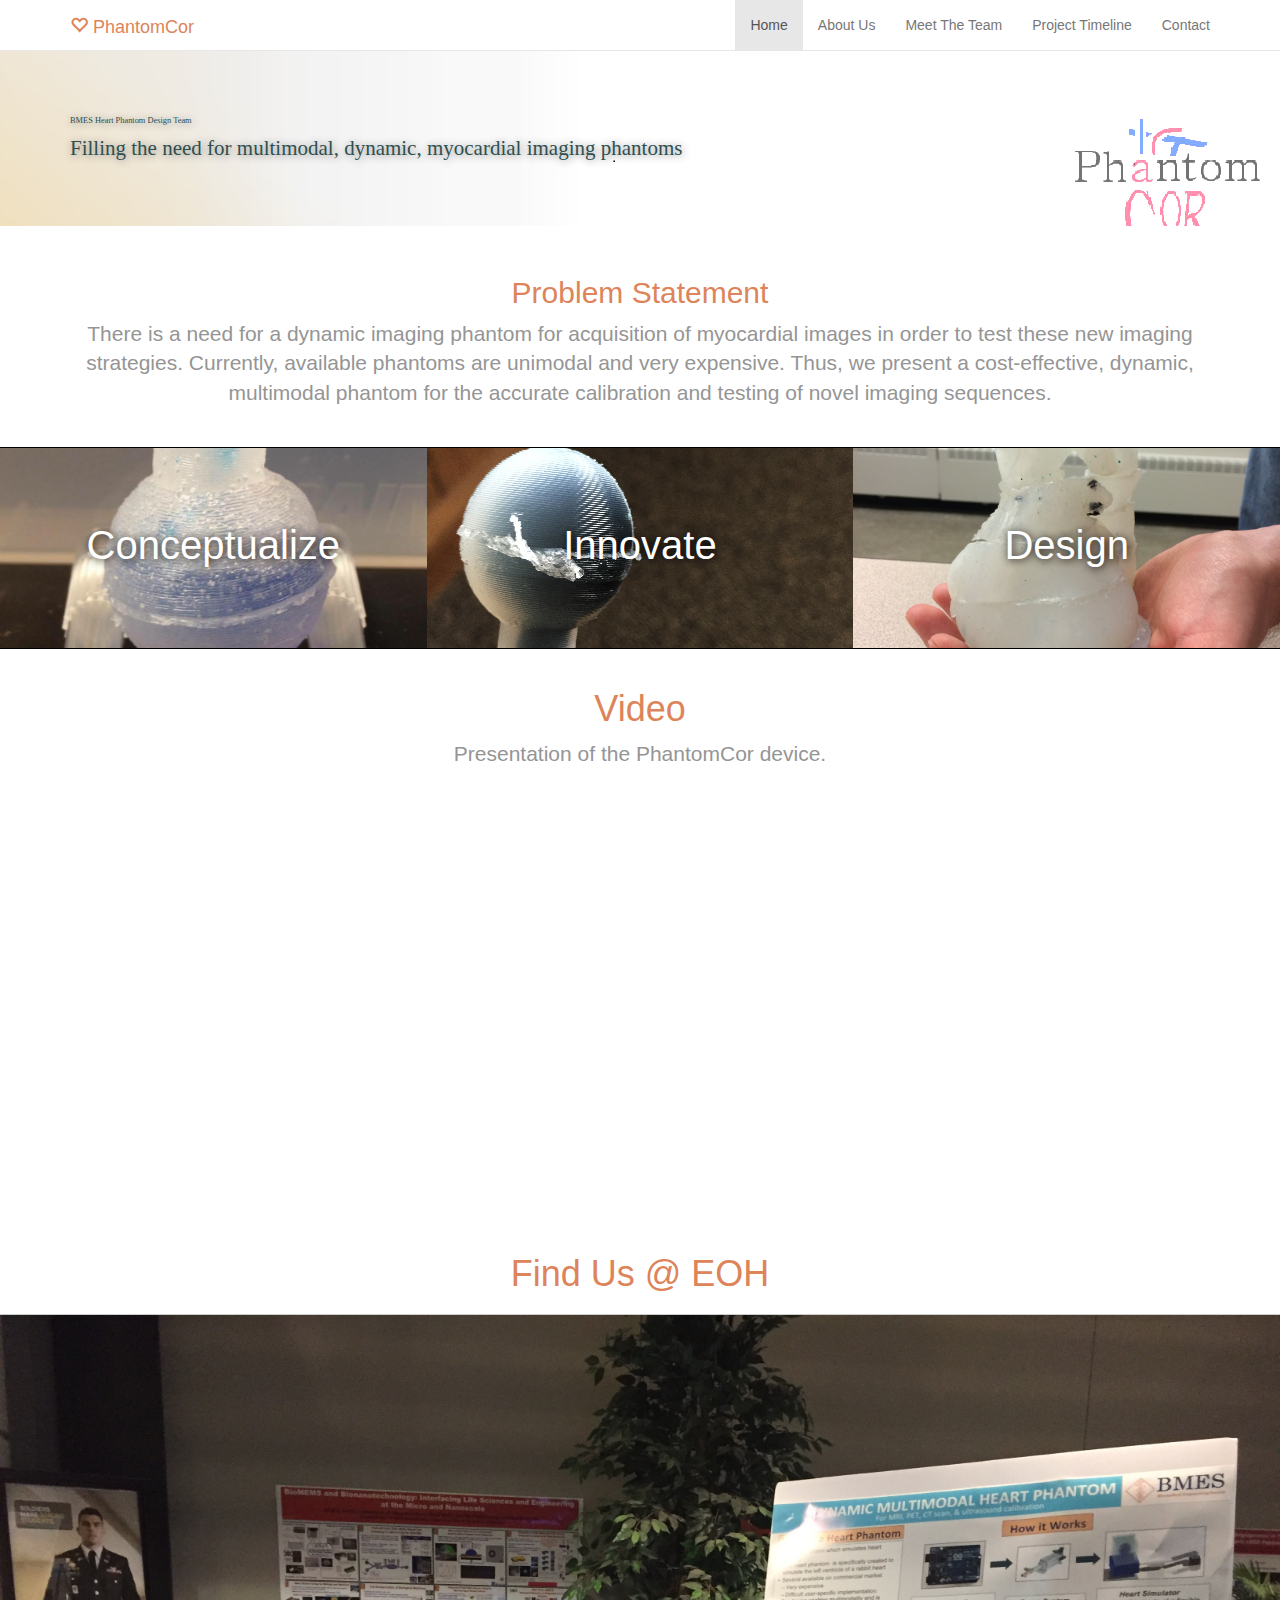
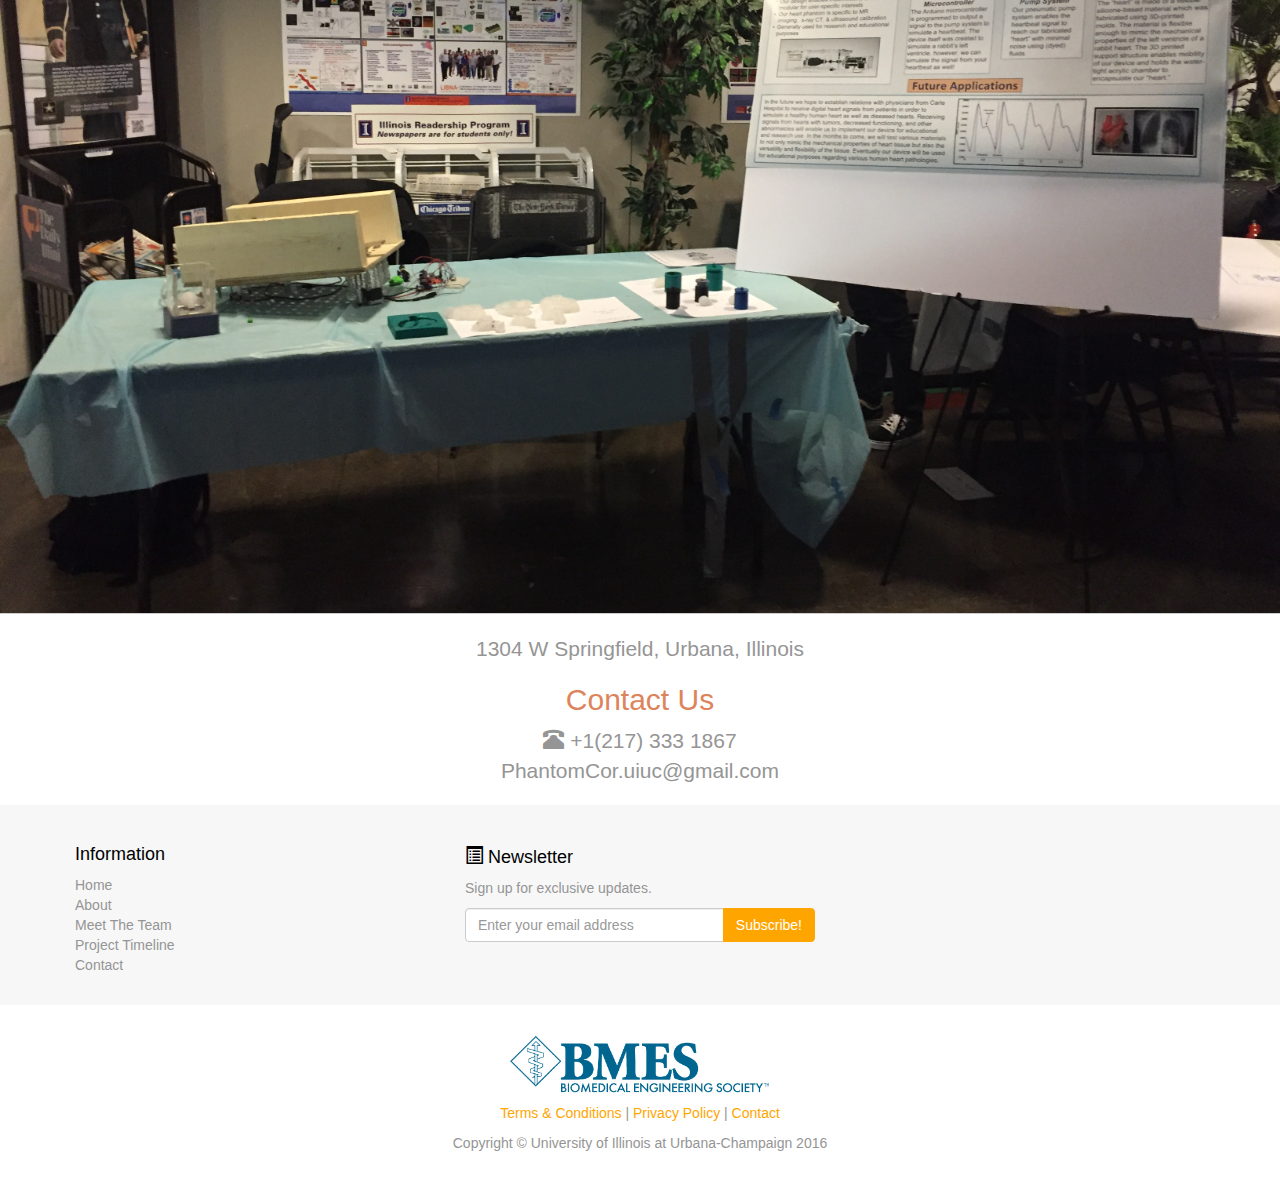
<file: index.html>
<!DOCTYPE html>
<!-- Template by Quackit.com -->
<!-- Images by various sources under the Creative Commons CC0 license and/or the Creative Commons Zero license. 
Although you can use them, for a more unique website, replace these images with your own. -->
<html lang="en">
<head>
    <meta charset="utf-8">
    <meta http-equiv="X-UA-Compatible" content="IE=edge">
    <meta name="viewport" content="width=device-width, initial-scale=1">
    <!-- The above 3 meta tags *must* come first in the head; any other head content must come *after* these tags -->

    <title>PhantomCor</title>

    <!-- Bootstrap Core CSS -->
    <link href="css/bootstrap.min.css" rel="stylesheet">

    <!-- Custom CSS: You can use this stylesheet to override any Bootstrap styles and/or apply your own styles -->
    <link href="css/custom.css" rel="stylesheet">

    <!-- HTML5 Shim and Respond.js IE8 support of HTML5 elements and media queries -->
    <!-- WARNING: Respond.js doesn't work if you view the page via file:// -->
    <!--[if lt IE 9]>
        <script src="https://oss.maxcdn.com/libs/html5shiv/3.7.0/html5shiv.js"></script>
        <script src="https://oss.maxcdn.com/libs/respond.js/1.4.2/respond.min.js"></script>
    <![endif]-->

</head>

<body>

    <!-- Navigation -->
    <nav class="navbar navbar-default navbar-fixed-top" role="navigation">
        <div class="container">
            <!-- Logo and responsive toggle -->
            <div class="navbar-header">
                <button type="button" class="navbar-toggle" data-toggle="collapse" data-target="#navbar">
                    <span class="sr-only">Toggle navigation</span>
                    <span class="icon-bar"></span>
                    <span class="icon-bar"></span>
                    <span class="icon-bar"></span>
                </button>
                <a class="navbar-brand" href="index.html">
                	<span class="glyphicon glyphicon-heart-empty"></span> 
                	PhantomCor
                </a>
            </div>
            <!-- Navbar links -->
            <div class="collapse navbar-collapse" id="navbar">
                <ul class="nav navbar-nav navbar-right">
                    <li class="active">
                        <a href="index.html">Home</a>
                    </li>
                    <li>
                        <a href="about.html">About Us</a>
                    </li>
                    <li>
                    	<a href="team.html">Meet The Team</a>
                    </li>
                    <li>
                        <a href="timeline.html">Project Timeline</a>
                    </li>
                    <li>
                        <a href="#contact" data-toggle="modal">Contact</a>
                    </li>
                </ul>
            </div><!-- /.navbar-collapse -->
        </div><!-- /.container -->
    </nav>

	<!-- Feature -->
	<div class="jumbotron feature">
		<div class="container">
			<h1>BMES Heart Phantom Design Team</h1>
			<p>Filling the need for multimodal, dynamic, myocardial imaging phantoms</p>
		</div>
	</div>


    <!-- Heading -->
    <div class="container">
        <div class="row">
            <div class="col-xs-12">
                <h2 class="text-center">Problem Statement</h2>
                <p class="lead text-center">There is a need for a dynamic imaging phantom for acquisition of myocardial images in order to test these new imaging strategies.  Currently, available phantoms are unimodal and very expensive.  Thus, we present a cost-effective, dynamic, multimodal phantom for the accurate calibration and testing of novel imaging sequences.</p>
            </div>
        </div>
    </div>
<!-- KEEP IN MIND VICISSITUDE IS A GOOD WORD -->
    <!-- Promos -->
	<div class="container-fluid">
        <div class="row promo">
        	<a href="#">
				<div class="col-md-4 promo-item item-1">
					<h3>
						Conceptualize
					</h3>
				</div>
            </a>
            <a href="#">
				<div class="col-md-4 promo-item item-2">
					<h3>
						Innovate
					</h3>
				</div>
            </a>
			
			<a href="#">
				<div class="col-md-4 promo-item item-3">
					<h3>
						Design
					</h3>
				</div>
            </a>
        </div>
    </div><!-- /.container-fluid -->
    
	
	<div class="container text-center">
		<h1>Video</h1>
		<p class="lead">Presentation of the PhantomCor device.</p>
		<iframe src="https://www.youtube.com/embed/jcfFgS1MdwI" width="784" height="441" frameborder="0" allowfullscreen></iframe>
	</div><!--/.container-->
	
		
	<!-- Footer -->
	<footer>
	
		<h1 class="text-center">Find Us @ EOH</h1>
		<!-- Map -->
		<div class="footer-map"></div>	
			
			<div class="container">
				<div class="row">
					<div class="col-sm-12 footer-info-item text-center">
						<p class="lead">
							1304 W Springfield, Urbana, Illinois
						</p>
						<h2>Contact Us</h2>
						<p class="lead"><span class="glyphicon glyphicon-phone-alt"></span> +1(217) 333 1867<br>
						PhantomCor.uiuc@gmail.com</p>
					</div>
				</div>
			</div>

		<!-- Footer Links -->
		<div class="footer-info">
			<div class="container">
				<div class="row">
					<div class="col-sm-4 footer-info-item">
						<h3>Information</h3>
						<ul class="list-unstyled">
							<li><a href="index.html">Home</a></li>
							<li><a href="about.html">About</a></li>
							<li><a href="team.html">Meet The Team</a></li>
							<li><a href="timeline.html">Project Timeline</a></li>
							<li><a href="#contact" data-toggle="modal">Contact</a></li>
						</ul>
					</div>
					<div class="col-sm-4 footer-info-item">
						<h3><span class="glyphicon glyphicon-list-alt"></span> Newsletter</h3>
						<p>Sign up for exclusive updates.</p>
						<div class="input-group">
							<input type="email" class="form-control" placeholder="Enter your email address">
							<span class="input-group-btn">
								<button class="btn btn-primary" type="button">
									Subscribe!
								</button>
							</span>
						</div>
					</div>
				</div><!-- /.row -->
			</div><!-- /.container -->
        </div>
        
        <!-- Copyright etc -->
        <div class="small-print">
        	<div class="row">
        		<a href="http://www.bmes.org/">
			<img src="./images/bmes_logo.jpg" alt="Bmes" style="margin:0px auto;display:block" height="20%" width="20%">
			</a>
		</div>
        	<div class="container">
        		<p><a href="#">Terms &amp; Conditions</a> | <a href="#">Privacy Policy</a> | <a href="#contact" data-toggle="modal">Contact</a></p>
        		<p>Copyright &copy; University of Illinois at Urbana-Champaign 2016 </p>
        	</div>
        </div>
        
	</footer>


<!-- Placed at the end of the document so the pages load faster -->
	<div class="modal fade" id="contact" role="dialog">
    	<div class="modal-dialog">
    		<div class="modal-content">
    			<form class="form-horizontal" role="form" action="https://formspree.io/PhantomCor.uiuc@gmail.com" method="POST">
    				<div class="modal-header">
    					<h4>Contact<h4>
	    			</div>
	    			<div class="modal-body">
    					<div class="form-group">
    						<label for="contact-name" class="col-sm-2 control-label">Name</label>
    						<div class="col-sm-10">
    							<input type="text" class="form-control" id="contact-name" placeholder="First & Last Name" name="name">
    						</div>
    					</div>
    					<div class="form-group">
    						<label for="contact-email" class="col-sm-2 control-label">Email</label>
    						<div class="col-sm-10">
    							<input type="email" class="form-control" id="contact-email" placeholder="example@domain.com" name="contactemail">
    						</div>
    					</div>
    					<div class="form-group">
    						<label for="contact-message" class="col-sm-2 control-label">Message</label>
    						<div class="col-sm-10">
    							<textarea class="form-control" rows="4" name="message"></textarea>
    						</div>
    					</div>
	    			</div>
	    			<div class="modal-footer">
    					<a class="btn btn-default" data-dismiss="modal">Close</a>
    					<button type="submit" class="btn btn-primary" value="Send">Send</button>
    				</div>
    			</form>
    		</div>
    	</div>
    </div>


    <!-- jQuery -->
    <script src="js/jquery-1.11.3.min.js"></script>

    <!-- Bootstrap Core JavaScript -->
    <script src="js/bootstrap.min.js"></script>
	
	<!-- IE10 viewport bug workaround -->
	<script src="js/ie10-viewport-bug-workaround.js"></script>
	
</body>

</html>
</file>
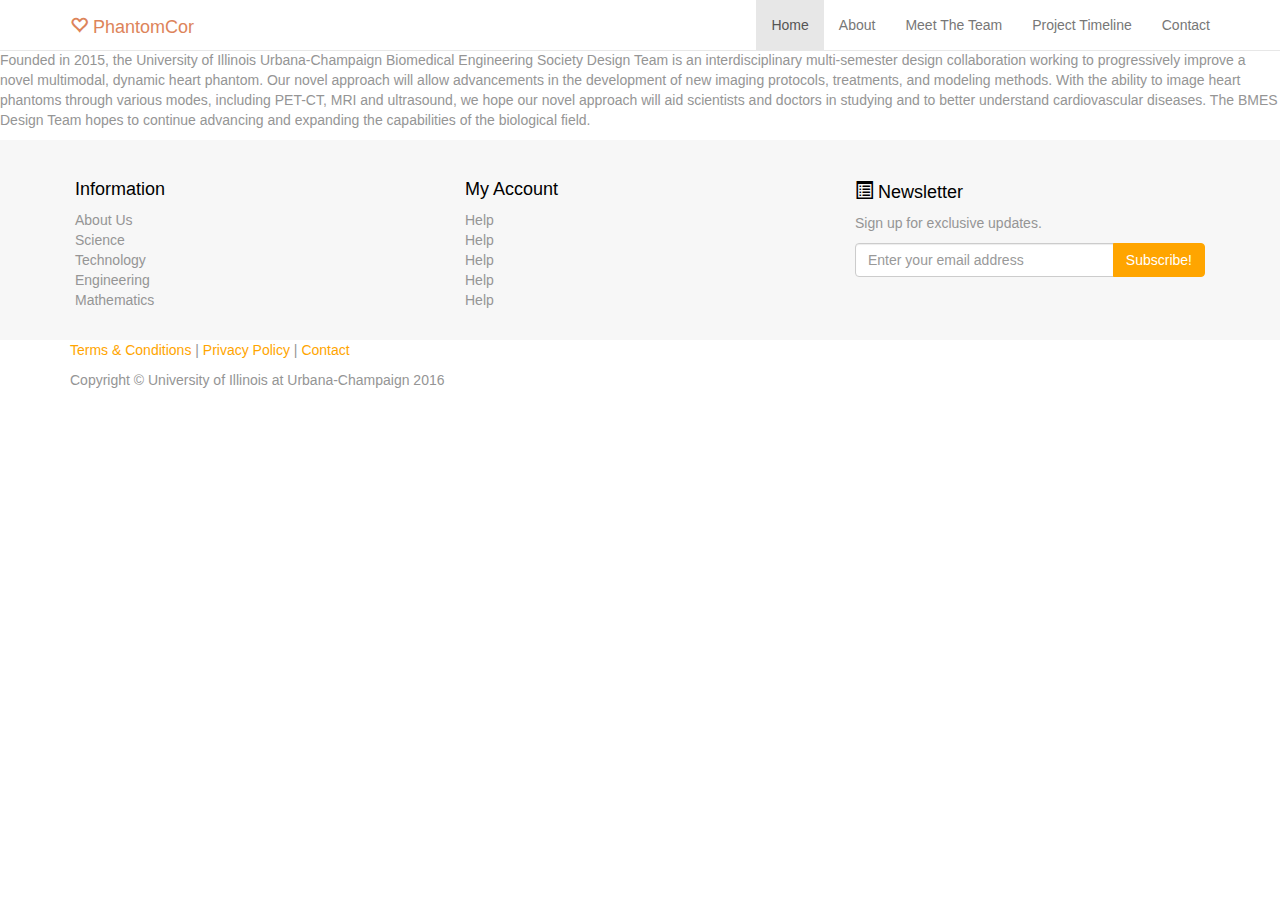
<file: About.html>
<!DOCTYPE html>
<!-- Template by Quackit.com -->
<!-- Images by various sources under the Creative Commons CC0 license and/or the Creative Commons Zero license. 
Although you can use them, for a more unique website, replace these images with your own. -->
<html lang="en">
<head>
    <meta charset="utf-8">
    <meta http-equiv="X-UA-Compatible" content="IE=edge">
    <meta name="viewport" content="width=device-width, initial-scale=1">
    <!-- The above 3 meta tags *must* come first in the head; any other head content must come *after* these tags -->

    <title>PhantomCor</title>

    <!-- Bootstrap Core CSS -->
    <link href="css/bootstrap.min.css" rel="stylesheet">

    <!-- Custom CSS: You can use this stylesheet to override any Bootstrap styles and/or apply your own styles -->
    <link href="css/custom.css" rel="stylesheet">

    <!-- HTML5 Shim and Respond.js IE8 support of HTML5 elements and media queries -->
    <!-- WARNING: Respond.js doesn't work if you view the page via file:// -->
    <!--[if lt IE 9]>
        <script src="https://oss.maxcdn.com/libs/html5shiv/3.7.0/html5shiv.js"></script>
        <script src="https://oss.maxcdn.com/libs/respond.js/1.4.2/respond.min.js"></script>
    <![endif]-->

</head>

<body>

    <!-- Navigation -->
    <nav class="navbar navbar-default navbar-fixed-top" role="navigation">
        <div class="container">
            <!-- Logo and responsive toggle -->
            <div class="navbar-header">
                <button type="button" class="navbar-toggle" data-toggle="collapse" data-target="#navbar">
                    <span class="sr-only">Toggle navigation</span>
                    <span class="icon-bar"></span>
                    <span class="icon-bar"></span>
                    <span class="icon-bar"></span>
                </button>
                <a class="navbar-brand" href="index.html">
                	<span class="glyphicon glyphicon-heart-empty"></span> 
                	PhantomCor
                </a>
            </div>
            <!-- Navbar links -->
            <div class="collapse navbar-collapse" id="navbar">
                <ul class="nav navbar-nav navbar-right">
                    <li class="active">
                        <a href="index.html">Home</a>
                    </li>
                    <li>
                        <a href="#">About</a>
                    </li>
                    <li>
                    	<a href="team.html">Meet The Team</a>
                    </li>
                    <li>
                        <a href="#">Project Timeline</a>
                    </li>
                    <li>
                        <a href="#contact" data-toggle="modal">Contact</a>
                    </li>
                </ul>
            </div><!-- /.navbar-collapse -->
        </div><!-- /.container -->
    </nav>

<p> Founded in 2015, the University of Illinois Urbana-Champaign Biomedical Engineering Society Design Team is an interdisciplinary 
    multi-semester design collaboration working to progressively improve a novel multimodal, dynamic heart phantom. Our novel approach 
    will allow advancements in the development of new imaging protocols, treatments, and modeling methods. With the ability to image 
    heart phantoms through various modes, including PET-CT, MRI and ultrasound, we hope our novel approach will aid scientists and 
    doctors in studying and to better understand cardiovascular diseases. The BMES Design Team hopes to continue advancing and 
    expanding the capabilities of the biological field. 
</p>


<!-- Footer Links -->
		<div class="footer-info">
			<div class="container">
				<div class="row">
					<div class="col-sm-4 footer-info-item">
						<h3>Information</h3>
						<ul class="list-unstyled">
							<li><a href="#">About Us</a></li>
							<li><a href="#">Science</a></li>
							<li><a href="#">Technology</a></li>
							<li><a href="#">Engineering</a></li>
							<li><a href="#">Mathematics</a></li>
						</ul>
					</div>
					<div class="col-sm-4 footer-info-item">
						<h3>My Account</h3>
						<ul class="list-unstyled">
							<li><a href="#">Help</a></li>
							<li><a href="#">Help</a></li>
							<li><a href="#">Help</a></li>
							<li><a href="#">Help</a></li>
							<li><a href="#">Help</a></li>
						</ul>	
					</div>
					<div class="col-sm-4 footer-info-item">
						<h3><span class="glyphicon glyphicon-list-alt"></span> Newsletter</h3>
						<p>Sign up for exclusive updates.</p>
						<div class="input-group">
							<input type="email" class="form-control" placeholder="Enter your email address">
							<span class="input-group-btn">
								<button class="btn btn-primary" type="button">
									Subscribe!
								</button>
							</span>
						</div>
					</div>
				</div><!-- /.row -->
			</div><!-- /.container -->
        </div>
        
        <!-- Copyright etc -->
        <div class="small-print">
        	<div class="container">
        		<p><a href="#">Terms &amp; Conditions</a> | <a href="#">Privacy Policy</a> | <a href="#contact">Contact</a></p>
        		<p>Copyright &copy; University of Illinois at Urbana-Champaign 2016 </p>
        	</div>
        </div>
        
	</footer>


<!-- Placed at the end of the document so the pages load faster -->
	<div class="modal fade" id="contact" role="dialog">
    	<div class="modal-dialog">
    		<div class="modal-content">
    			<form class="form-horizontal" role="form" action="https://formspree.io/PhantomCor.uiuc@gmail.com" method="POST">
    				<div class="modal-header">
    					<h4>Contact<h4>
	    			</div>
	    			<div class="modal-body">
    					<div class="form-group">
    						<label for="contact-name" class="col-sm-2 control-label">Name</label>
    						<div class="col-sm-10">
    							<input type="text" class="form-control" id="contact-name" placeholder="First & Last Name" name="name">
    						</div>
    					</div>
    					<div class="form-group">
    						<label for="contact-email" class="col-sm-2 control-label">Email</label>
    						<div class="col-sm-10">
    							<input type="email" class="form-control" id="contact-email" placeholder="example@domain.com" name="contactemail">
    						</div>
    					</div>
    					<div class="form-group">
    						<label for="contact-message" class="col-sm-2 control-label">Message</label>
    						<div class="col-sm-10">
    							<textarea class="form-control" rows="4" name="message"></textarea>
    						</div>
    					</div>
	    			</div>
	    			<div class="modal-footer">
    					<a class="btn btn-default" data-dismiss="modal">Close</a>
    					<button type="submit" class="btn btn-primary" value="Send">Send</button>
    				</div>
    			</form>
    		</div>
    	</div>
    </div>


    <!-- jQuery -->
    <script src="js/jquery-1.11.3.min.js"></script>

    <!-- Bootstrap Core JavaScript -->
    <script src="js/bootstrap.min.js"></script>
	
	<!-- IE10 viewport bug workaround -->
	<script src="js/ie10-viewport-bug-workaround.js"></script>
	
</body>

</html>
</file>
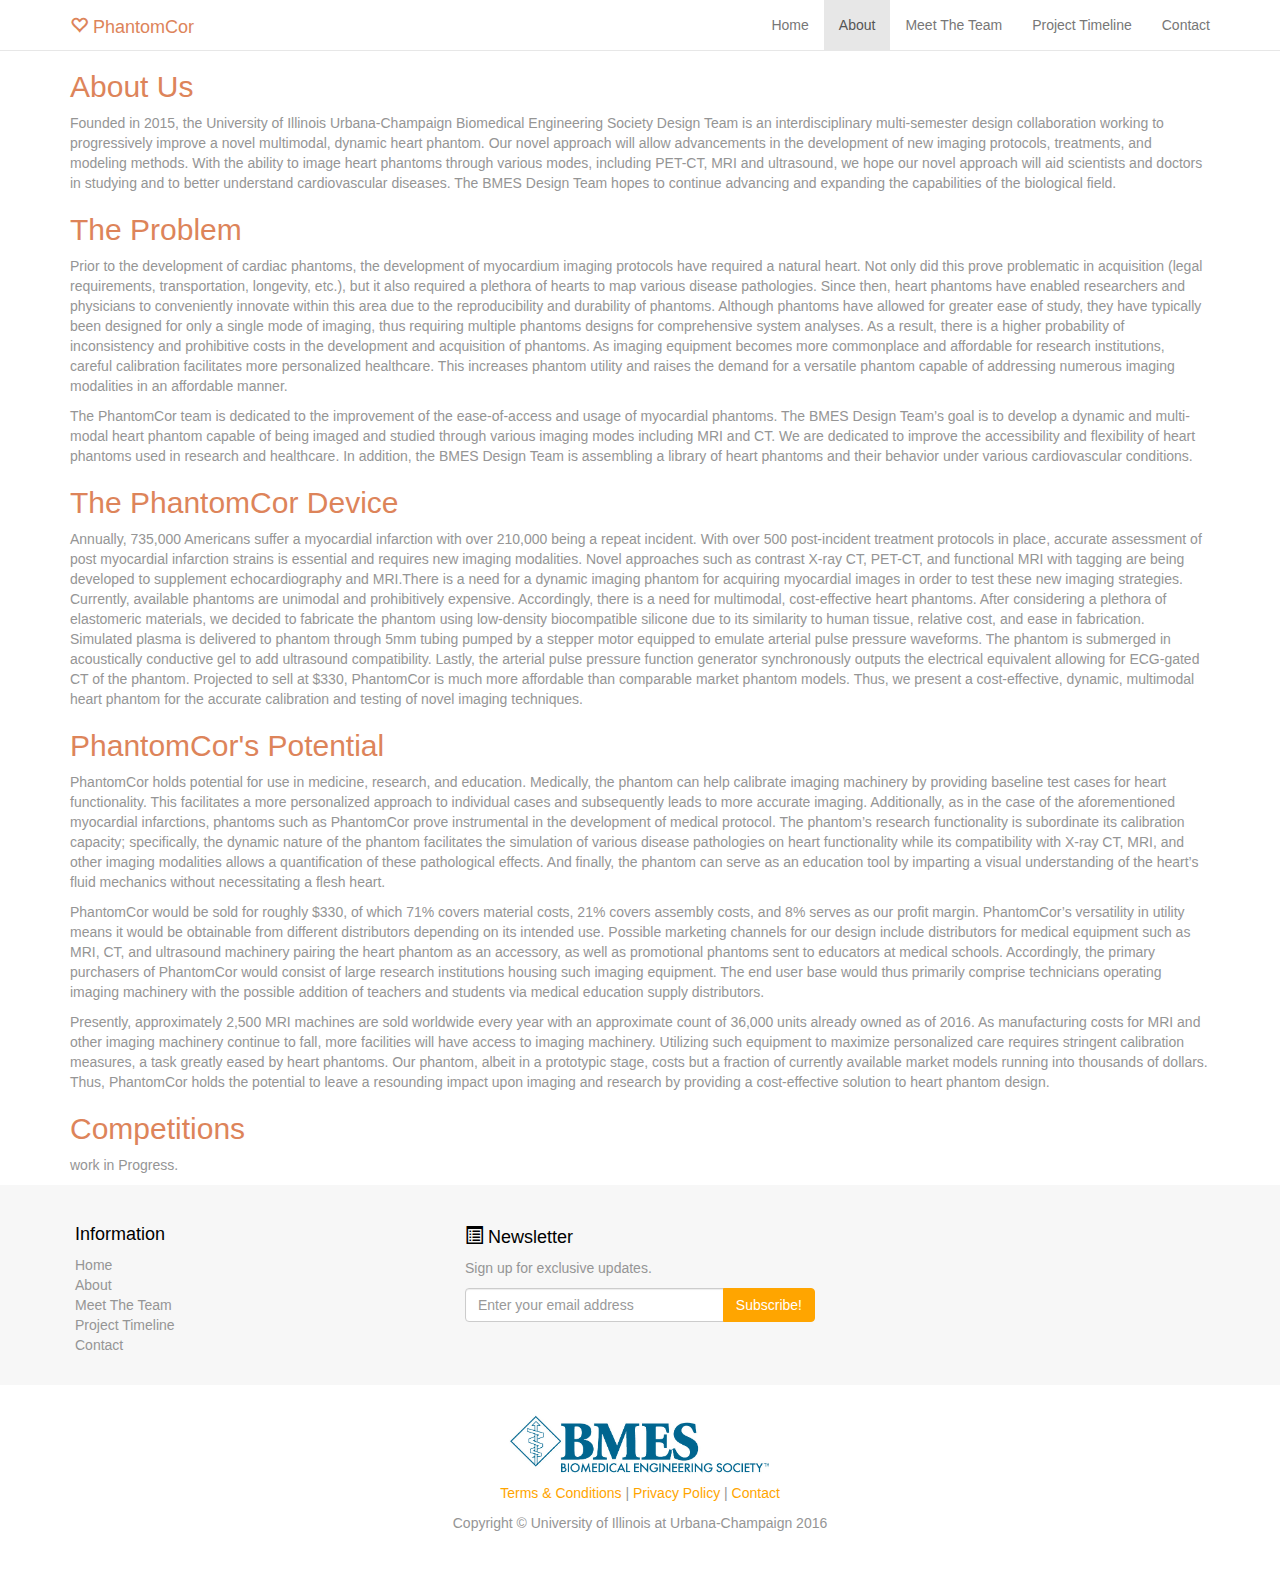
<file: about.html>
<!DOCTYPE html>
<!-- Template by Quackit.com -->
<!-- Images by various sources under the Creative Commons CC0 license and/or the Creative Commons Zero license. 
Although you can use them, for a more unique website, replace these images with your own. -->
<html lang="en">
<head>
    <meta charset="utf-8">
    <meta http-equiv="X-UA-Compatible" content="IE=edge">
    <meta name="viewport" content="width=device-width, initial-scale=1">
    <!-- The above 3 meta tags *must* come first in the head; any other head content must come *after* these tags -->

    <title>PhantomCor</title>

    <!-- Bootstrap Core CSS -->
    <link href="css/bootstrap.min.css" rel="stylesheet">

    <!-- Custom CSS: You can use this stylesheet to override any Bootstrap styles and/or apply your own styles -->
    <link href="css/custom.css" rel="stylesheet">

    <!-- HTML5 Shim and Respond.js IE8 support of HTML5 elements and media queries -->
    <!-- WARNING: Respond.js doesn't work if you view the page via file:// -->
    <!--[if lt IE 9]>
        <script src="https://oss.maxcdn.com/libs/html5shiv/3.7.0/html5shiv.js"></script>
        <script src="https://oss.maxcdn.com/libs/respond.js/1.4.2/respond.min.js"></script>
    <![endif]-->

</head>

<body>

    <!-- Navigation -->
    <nav class="navbar navbar-default navbar-fixed-top" role="navigation">
        <div class="container">
            <!-- Logo and responsive toggle -->
            <div class="navbar-header">
                <button type="button" class="navbar-toggle" data-toggle="collapse" data-target="#navbar">
                    <span class="sr-only">Toggle navigation</span>
                    <span class="icon-bar"></span>
                    <span class="icon-bar"></span>
                    <span class="icon-bar"></span>
                </button>
                <a class="navbar-brand" href="index.html">
                	<span class="glyphicon glyphicon-heart-empty"></span> 
                	PhantomCor
                </a>
            </div>
            <!-- Navbar links -->
            <div class="collapse navbar-collapse" id="navbar">
                <ul class="nav navbar-nav navbar-right">
                    <li>
                        <a href="index.html">Home</a>
                    </li>
                    <li class="active">
                        <a href="about.html">About</a>
                    </li>
                    <li>
                    	<a href="team.html">Meet The Team</a>
                    </li>
                    <li>
                        <a href="timeline.html">Project Timeline</a>
                    </li>
                    <li>
                        <a href="#contact" data-toggle="modal">Contact</a>
                    </li>
                </ul>
            </div><!-- /.navbar-collapse -->
        </div><!-- /.container -->
    </nav>
   <section id="aboutus">
    <div class="container">
      <div class="row">
        <div class="col-md-12">
          <div class="title-area">
            <h2 class="title">About Us</h2>


            	
            	
	         <p>
	         	Founded in 2015, the University of Illinois Urbana-Champaign Biomedical Engineering Society Design Team is an 
	            interdisciplinary multi-semester design collaboration working to progressively improve a novel multimodal, dynamic 
	            heart phantom. Our novel approach will allow advancements in the development of new imaging protocols, treatments, 
	            and modeling methods. With the ability to image heart phantoms through various modes, including PET-CT, MRI and 
	            ultrasound, we hope our novel approach will aid scientists and doctors in studying and to better understand 
	            cardiovascular diseases. The BMES Design Team hopes to continue advancing and expanding the capabilities of the 
	            biological field. </p>
	    

          </div>
          <div class="title-area">
          	<h2 class="title">The Problem</h2>
          	<p> Prior to the development of cardiac phantoms, the development of myocardium imaging protocols have required a 
          	natural heart. Not only did this prove problematic in acquisition (legal requirements, transportation, longevity, etc.),
          	but it also required a plethora of hearts to map various disease pathologies. Since then, heart phantoms have enabled 
          	researchers and physicians to conveniently innovate within this area due to the reproducibility and durability of phantoms. 
          	Although phantoms have allowed for greater ease of study, they have typically been designed for only a single mode of 
          	imaging, thus requiring multiple phantoms designs for comprehensive system analyses. As a result, there is a higher 
          	probability of inconsistency and prohibitive costs in the development and acquisition of phantoms. As imaging 
          	equipment becomes more commonplace and affordable for research institutions, careful calibration facilitates more
          	personalized healthcare. This increases phantom utility and raises the demand for a versatile phantom capable of 
          	addressing numerous imaging modalities in an affordable manner. </p>
			<p>The PhantomCor team is dedicated to the improvement of the ease-of-access and usage of myocardial phantoms.
		The BMES Design Team’s goal is to develop a dynamic and multi-modal heart phantom capable of being imaged and studied
		through various imaging modes including MRI and CT. We are dedicated to improve the accessibility and flexibility of 
		heart phantoms used in research and healthcare. In addition, the BMES Design Team is assembling a library of heart 
		phantoms and their behavior under various cardiovascular conditions. </p>
          </div>
          <div class="title area">
          	<h2 class="title">The PhantomCor Device</h2>
          	<p>Annually, 735,000 Americans suffer a myocardial infarction with over 210,000 being a repeat incident.
          	With over 500 post-incident treatment protocols in place, accurate assessment of post myocardial infarction 
          	strains is essential and requires new imaging modalities. Novel approaches such as contrast X-ray CT, PET-CT,
          	and functional MRI with tagging are being developed to supplement echocardiography and MRI.There is a need for a 
          	dynamic imaging phantom for acquiring myocardial images in order to test these new imaging strategies. Currently,
          	available phantoms are unimodal and prohibitively expensive. Accordingly, there is a need for multimodal, 
          	cost-effective heart phantoms. After considering a plethora of elastomeric materials, we decided to fabricate 
          	the phantom using low-density biocompatible silicone due to its similarity to human tissue, relative cost, and 
          	ease in fabrication. Simulated plasma is delivered to phantom through 5mm tubing pumped by a stepper motor 
          	equipped to emulate arterial pulse pressure waveforms. The phantom is submerged in acoustically conductive 
          	gel to add ultrasound compatibility. Lastly, the arterial pulse pressure function generator synchronously 
          	outputs the electrical equivalent allowing for ECG-gated CT of the phantom. Projected to sell at $330, 
          	PhantomCor is much more affordable than comparable market phantom models. Thus, we present a cost-effective,
          	dynamic, multimodal heart phantom for the accurate calibration and testing of novel imaging techniques.</p>
          </div>
          <div class="title area">
          	<h2 class="title">PhantomCor's Potential</h2>
          	<p>PhantomCor holds potential for use in medicine, research, and education. Medically, the phantom can
          	help calibrate imaging machinery by providing baseline test cases for heart functionality. This facilitates 
          	a more personalized approach to individual cases and subsequently leads to more accurate imaging. 
          	Additionally, as in the case of the aforementioned myocardial infarctions, phantoms such as PhantomCor
          	prove instrumental in the development of medical protocol. The phantom’s research functionality is 
          	subordinate its calibration capacity; specifically, the dynamic nature of the phantom facilitates the 
          	simulation of various disease pathologies on heart functionality while its compatibility with X-ray CT,
          	MRI, and other imaging modalities allows a quantification of these pathological effects.  And finally,
          	the phantom can serve as an education tool by imparting a visual understanding of the heart’s fluid mechanics 
          	without necessitating a flesh heart. </p>
          	<p>PhantomCor would be sold for roughly $330, of which 71% covers material costs, 21% covers assembly costs,
          	and 8% serves as our profit margin. PhantomCor’s versatility in utility means it would be obtainable from 
          	different distributors depending on its intended use. Possible marketing channels for our design include 
          	distributors for medical equipment such as MRI, CT, and ultrasound machinery pairing the heart phantom as
          	an accessory, as well as promotional phantoms sent to educators at medical schools. Accordingly, the primary 
          	purchasers of PhantomCor would consist of large research institutions housing such imaging equipment. 
          	The end user base would thus primarily comprise technicians operating imaging machinery with the possible 
          	addition of teachers and students via medical education supply distributors.</p>
		<p>Presently, approximately 2,500 MRI machines are sold worldwide every year with an approximate count
		of 36,000 units already owned as of 2016.  As manufacturing costs for MRI and other imaging machinery continue 
		to fall, more facilities will have access to imaging machinery. Utilizing such equipment to maximize personalized
		care requires stringent calibration measures, a task greatly eased by heart phantoms. Our phantom, albeit in a
		prototypic stage, costs but a fraction of currently available market models running into thousands of dollars.
		Thus, PhantomCor holds the potential to leave a resounding impact upon imaging and research by providing a 
		cost-effective solution to heart phantom design.</p>
          </div>
          <div class="title area">
          	<h2 class="title">Competitions</h2>
          	<p>
          		work in Progress. <!--Add Competition information here. -->
          	</p>
          </div>
        </div>
        </div>
      </div>
  </section>

<!-- Footer Links -->
	<footer>
		<div class="footer-info">
			<div class="container">
				<div class="row">
					<div class="col-sm-4 footer-info-item">
						<h3>Information</h3>
						<ul class="list-unstyled">
							<li><a href="index.html">Home</a></li>
							<li><a href="about.html">About</a></li>
							<li><a href="team.html">Meet The Team</a></li>
							<li><a href="timeline.html">Project Timeline</a></li>
							<li><a href="#contact" data-toggle="modal">Contact</a></li>
						</ul>
					</div>
					<div class="col-sm-4 footer-info-item">
						<h3><span class="glyphicon glyphicon-list-alt"></span> Newsletter</h3>
						<p>Sign up for exclusive updates.</p>
						<div class="input-group">
							<input type="email" class="form-control" placeholder="Enter your email address">
							<span class="input-group-btn">
								<button class="btn btn-primary" type="button">
									Subscribe!
								</button>
							</span>
						</div>
					</div>
				</div><!-- /.row -->
			</div><!-- /.container -->
        </div>

        
        <!-- Copyright etc -->
        <div class="small-print">
        	<div class="row">
        		<a href="http://www.bmes.org/">
			<img src="./images/bmes_logo.jpg" alt="Bmes" style="margin:0px auto;display:block" height="20%" width="20%">
			</a>
		</div>
        	<div class="container">
        		<p><a href="#">Terms &amp; Conditions</a> | <a href="#">Privacy Policy</a> | <a href="#contact" data-toggle="modal">Contact</a></p>
        		<p>Copyright &copy; University of Illinois at Urbana-Champaign 2016 </p>
        	</div>
        </div>
        
	</footer>


<!-- Placed at the end of the document so the pages load faster -->
	<div class="modal fade" id="contact" role="dialog">
    	<div class="modal-dialog">
    		<div class="modal-content">
    			<form class="form-horizontal" role="form" action="https://formspree.io/PhantomCor.uiuc@gmail.com" method="POST">
    				<div class="modal-header">
    					<h4>Contact<h4>
	    			</div>
	    			<div class="modal-body">
    					<div class="form-group">
    						<label for="contact-name" class="col-sm-2 control-label">Name</label>
    						<div class="col-sm-10">
    							<input type="text" class="form-control" id="contact-name" placeholder="First & Last Name" name="name">
    						</div>
    					</div>
    					<div class="form-group">
    						<label for="contact-email" class="col-sm-2 control-label">Email</label>
    						<div class="col-sm-10">
    							<input type="email" class="form-control" id="contact-email" placeholder="example@domain.com" name="contactemail">
    						</div>
    					</div>
    					<div class="form-group">
    						<label for="contact-message" class="col-sm-2 control-label">Message</label>
    						<div class="col-sm-10">
    							<textarea class="form-control" rows="4" name="message"></textarea>
    						</div>
    					</div>
	    			</div>
	    			<div class="modal-footer">
    					<a class="btn btn-default" data-dismiss="modal">Close</a>
    					<button type="submit" class="btn btn-primary" value="Send">Send</button>
    				</div>
    			</form>
    		</div>
    	</div>
    </div>


    <!-- jQuery -->
    <script src="js/jquery-1.11.3.min.js"></script>

    <!-- Bootstrap Core JavaScript -->
    <script src="js/bootstrap.min.js"></script>
	
	<!-- IE10 viewport bug workaround -->
	<script src="js/ie10-viewport-bug-workaround.js"></script>
	
</body>

</html>
</file>
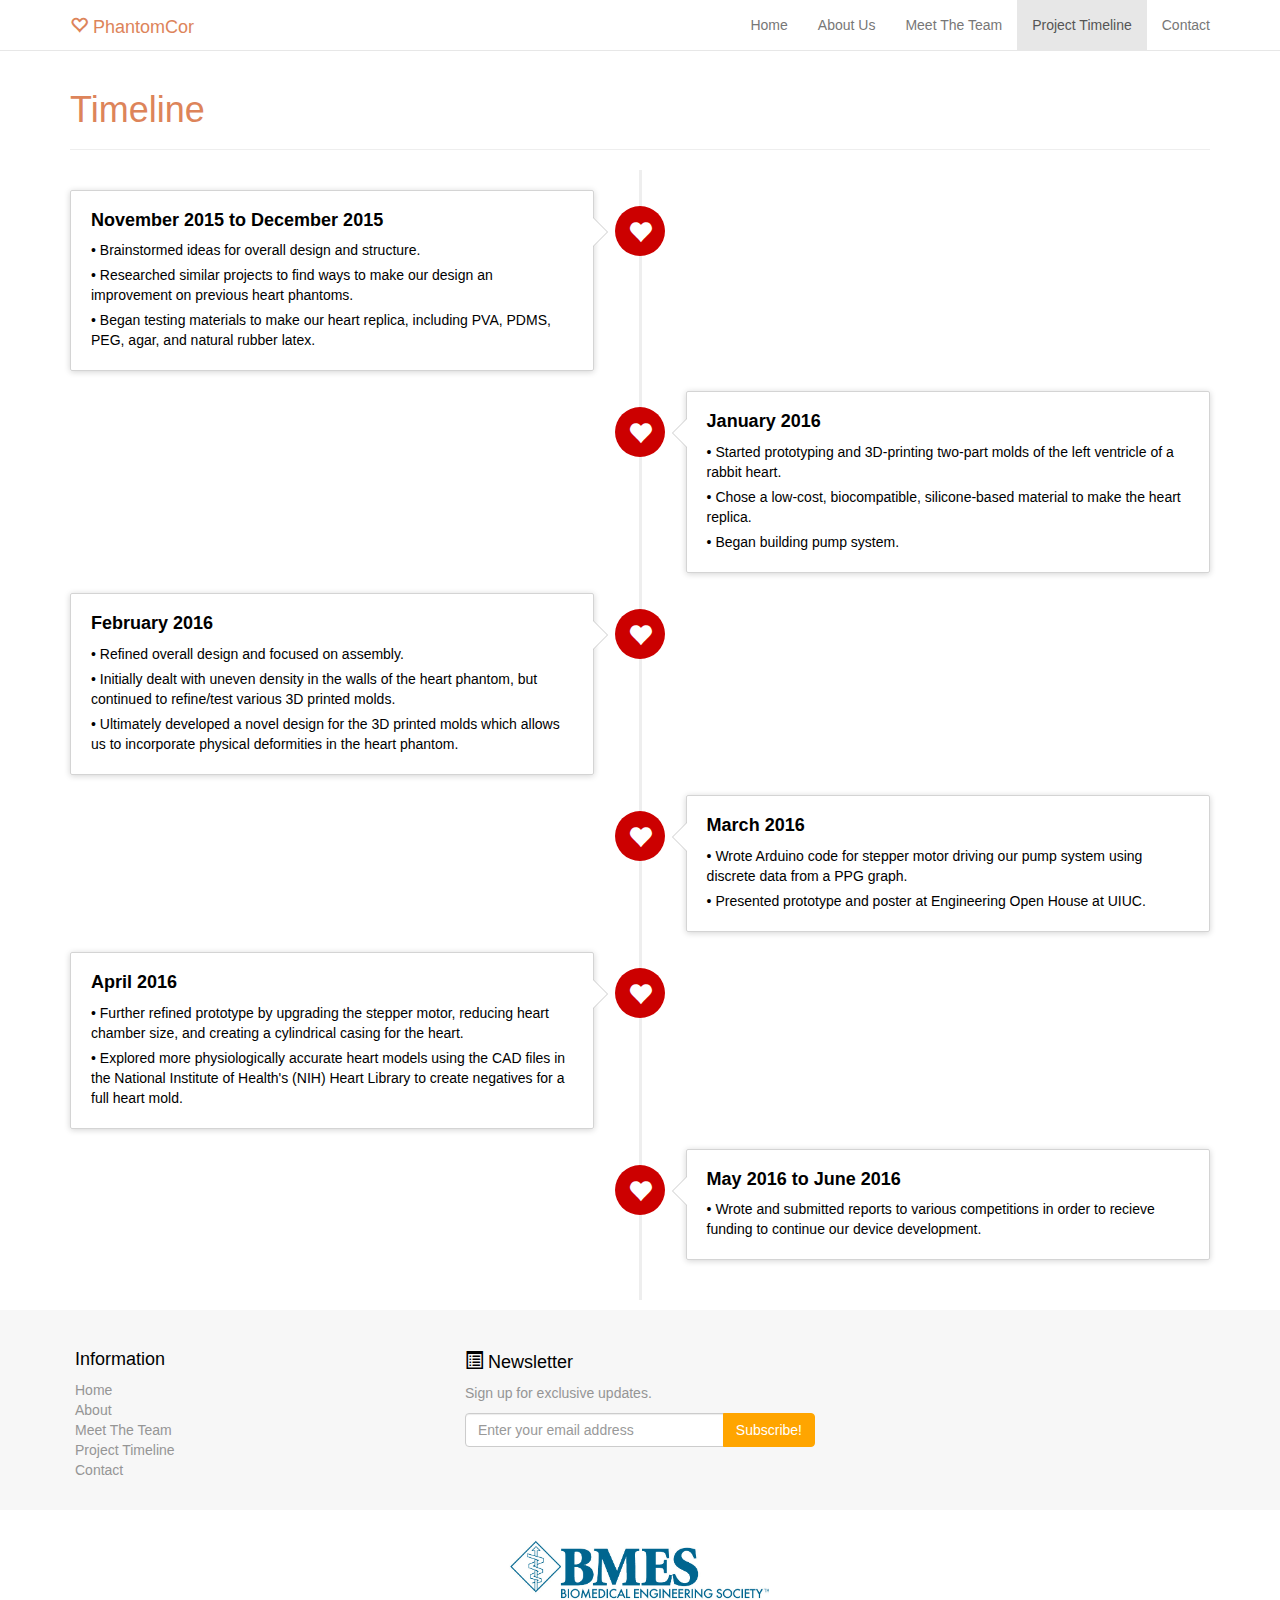
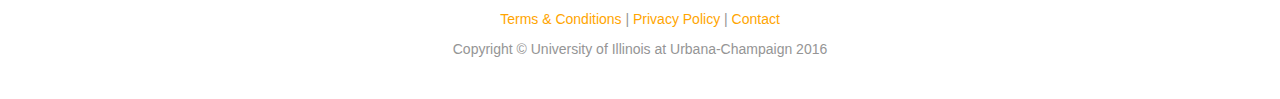
<file: timeline.html>
<!DOCTYPE html>
<!-- Template by Quackit.com -->
<!-- Images by various sources under the Creative Commons CC0 license and/or the Creative Commons Zero license. 
Although you can use them, for a more unique website, replace these images with your own. -->
<html lang="en">
<head>
    <meta charset="utf-8">
    <meta http-equiv="X-UA-Compatible" content="IE=edge">
    <meta name="viewport" content="width=device-width, initial-scale=1">
    <!-- The above 3 meta tags *must* come first in the head; any other head content must come *after* these tags -->

    <title>PhantomCor</title>

    <link rel="stylesheet" href="css/timelinenormalize.css">

    <link rel='stylesheet prefetch' href='http://netdna.bootstrapcdn.com/bootstrap/3.0.3/css/bootstrap.min.css'>

    <link rel="stylesheet" href="css/timelinestyle.css">
    
    <link rel="stylesheet" href="css/custom.css">

</head>

<body>

    <!-- Navigation -->
    <nav class="navbar navbar-default navbar-fixed-top" role="navigation">
        <div class="container">
            <!-- Logo and responsive toggle -->
            <div class="navbar-header">
                <button type="button" class="navbar-toggle" data-toggle="collapse" data-target="#navbar">
                    <span class="sr-only">Toggle navigation</span>
                    <span class="icon-bar"></span>
                    <span class="icon-bar"></span>
                    <span class="icon-bar"></span>
                </button>
                <a class="navbar-brand" href="index.html">
                	<span class="glyphicon glyphicon-heart-empty"></span> 
                	PhantomCor
                </a>
            </div>
            <!-- Navbar links -->
            <div class="collapse navbar-collapse" id="navbar">
                <ul class="nav navbar-nav navbar-right">
                    <li>
                        <a href="index.html">Home</a>
                    </li>
                    <li>
                        <a href="about.html">About Us</a>
                    </li>
                    <li>
                    	<a href="team.html">Meet The Team</a>
                    </li>
                    <li class="active">
                        <a href="timeline.html">Project Timeline</a>
                    </li>
                    <li>
                        <a href="#contact" data-toggle="modal">Contact</a>
                    </li>
                </ul>
            </div><!-- /.navbar-collapse -->
        </div><!-- /.container -->
    </nav>

    <div class="container">
  <div class="page-header">
    <h1 id="timeline">Timeline</h1>
  </div>
  <ul class="timeline">
    <li>
      <div class="timeline-badge success"><i class="glyphicon glyphicon-heart"></i></div>
      <div class="timeline-panel">
        <div class="timeline-heading">
          <h4 class="timeline-title"><b>November 2015 to December 2015</b></h4>
          <!--<p><small class="text-muted"><i class="glyphicon glyphicon-time"></i> 11 hours ago via Twitter</small></p>-->
        </div>
        <div class="timeline-body">
          <p>•  Brainstormed ideas for overall design and structure.</p>
          <p>•  Researched similar projects to find ways to make our design an improvement on previous heart phantoms.</p>
          <p>•  Began testing materials to make our heart replica, including PVA, PDMS, PEG, agar, and natural rubber latex.</p>
        </div>
      </div>
    </li>
    <li class="timeline-inverted">
      <div class="timeline-badge success"><i class="glyphicon glyphicon-heart"></i></div>
      <div class="timeline-panel">
        <div class="timeline-heading">
          <h4 class="timeline-title"><b>January 2016</b></h4>
        </div>
        <div class="timeline-body">
          <p>•  Started prototyping and 3D-printing two-part molds of the left ventricle of a rabbit heart.</p>
          <p>•  Chose a low-cost, biocompatible, silicone-based material to make the heart replica.</p>
          <p>•  Began building pump system.</p>
        </div>
      </div>
    </li>
    <li>
      <div class="timeline-badge success"><i class="glyphicon glyphicon-heart"></i></div>
      <div class="timeline-panel">
        <div class="timeline-heading">
          <h4 class="timeline-title"><b>February 2016</b></h4>
        </div>
        <div class="timeline-body">
          <p>•  Refined overall design and focused on assembly.</p>
          <p>•  Initially dealt with uneven density in the walls of the heart phantom, but continued to refine/test various 3D printed molds.</p>
          <p>•  Ultimately developed a novel design for the 3D printed molds which allows us to incorporate physical deformities in the heart phantom.</p>
        </div>
      </div>
    </li>
    <li class="timeline-inverted">
    	<div class="timeline-badge success"><i class="glyphicon glyphicon-heart"></i></div>
      	<div class="timeline-panel">
      		<div class="timeline-heading">
	    		<h4 class="timeline-title"><b>March 2016</b></h4>
	    	</div>
        <div class="timeline-body">
          <p>•  Wrote Arduino code for stepper motor driving our pump system using discrete data from a PPG graph.</p>
          <p>•  Presented prototype and poster at Engineering Open House at UIUC.</p>
        </div>
      </div>
    </li>
    <li>
      <div class="timeline-badge success"><i class="glyphicon glyphicon-heart"></i></div>
      <div class="timeline-panel">
        <div class="timeline-heading">
          <h4 class="timeline-title"><b>April 2016</b></h4>
        </div>
        <div class="timeline-body">
          <p>•  Further refined prototype by upgrading the stepper motor, reducing heart chamber size, and creating a cylindrical casing for the heart.</p>
          <p>•  Explored more physiologically accurate heart models using the CAD files in the National Institute of Health's (NIH) Heart Library to create negatives for a full heart mold.</p>
        </div>
      </div>
    </li>
    <li class="timeline-inverted">
      <div class="timeline-badge success"><i class="glyphicon glyphicon-heart"></i></div>
      <div class="timeline-panel">
        <div class="timeline-heading">
          <h4 class="timeline-title"><b>May 2016 to June 2016</b></h4>
        </div>
        <div class="timeline-body">
          <p>•  Wrote and submitted reports to various competitions in order to recieve funding to continue our device development.</p>
        </div>
      </div>
    </li>
  </ul>
</div>
    <script src='http://cdnjs.cloudflare.com/ajax/libs/jquery/2.1.3/jquery.min.js'></script>


<!-- Footer Links -->
	<footer>
		<div class="footer-info">
			<div class="container">
				<div class="row">
					<div class="col-sm-4 footer-info-item">
						<h3>Information</h3>
						<ul class="list-unstyled">
							<li><a href="index.html">Home</a></li>
							<li><a href="about.html">About</a></li>
							<li><a href="team.html">Meet The Team</a></li>
							<li><a href="timeline.html">Project Timeline</a></li>
							<li><a href="#contact" data-toggle="modal">Contact</a></li>
						</ul>
					</div>
					<div class="col-sm-4 footer-info-item">
						<h3><span class="glyphicon glyphicon-list-alt"></span> Newsletter</h3>
						<p>Sign up for exclusive updates.</p>
						<div class="input-group">
							<input type="email" class="form-control" placeholder="Enter your email address">
							<span class="input-group-btn">
								<button class="btn btn-primary" type="button">
									Subscribe!
								</button>
							</span>
						</div>
					</div>
				</div><!-- /.row -->
				
			</div><!-- /.container -->
        </div>
        
        <!-- Copyright etc -->
        <div class="small-print">
        	<div class="row">
        		<a href="http://www.bmes.org/">
			<img src="./images/bmes_logo.jpg" alt="Bmes" style="margin:0px auto;display:block" height="20%" width="20%">
			</a>
		</div>
        	<div class="container">
        		<p><a href="#">Terms &amp; Conditions</a> | <a href="#">Privacy Policy</a> | <a href="#contact" data-toggle="modal">Contact</a></p>
        		<p>Copyright &copy; University of Illinois at Urbana-Champaign 2016 </p>
        	</div>
        	
        </div>
        
	</footer>


<!-- Placed at the end of the document so the pages load faster -->
	<div class="modal fade" id="contact" role="dialog">
    	<div class="modal-dialog">
    		<div class="modal-content">
    			<form class="form-horizontal" role="form" action="https://formspree.io/PhantomCor.uiuc@gmail.com" method="POST">
    				<div class="modal-header">
    					<h4>Contact<h4>
	    			</div>
	    			<div class="modal-body">
    					<div class="form-group">
    						<label for="contact-name" class="col-sm-2 control-label">Name</label>
    						<div class="col-sm-10">
    							<input type="text" class="form-control" id="contact-name" placeholder="First & Last Name" name="name">
    						</div>
    					</div>
    					<div class="form-group">
    						<label for="contact-email" class="col-sm-2 control-label">Email</label>
    						<div class="col-sm-10">
    							<input type="email" class="form-control" id="contact-email" placeholder="example@domain.com" name="contactemail">
    						</div>
    					</div>
    					<div class="form-group">
    						<label for="contact-message" class="col-sm-2 control-label">Message</label>
    						<div class="col-sm-10">
    							<textarea class="form-control" rows="4" name="message"></textarea>
    						</div>
    					</div>
	    			</div>
	    			<div class="modal-footer">
    					<a class="btn btn-default" data-dismiss="modal">Close</a>
    					<button type="submit" class="btn btn-primary" value="Send">Send</button>
    				</div>
    			</form>
    		</div>
    	</div>
    </div>


    <!-- jQuery -->
    <script src="js/jquery-1.11.3.min.js"></script>

    <!-- Bootstrap Core JavaScript -->
    <script src="js/bootstrap.min.js"></script>
	
	<!-- IE10 viewport bug workaround -->
	<script src="js/ie10-viewport-bug-workaround.js"></script>
	
</body>

</html>
</file>
<file: css/custom.css>
body {
	padding-top: 50px;    /* Padding for .navbar-fixed-top. Change value if navbar height changes. Remove if using .navbar-static-top. */
	color: #959595;
	}
	
h1, 
h2, 
h3, 
h4, 
h5, 
h6 {
	color: #dd845a;
	}
	
.feature {
	background: url('../images/r ori png edited.png');
	background-position: top right;
	background-size: auto;
	background-repeat: no-repeat;
	background-color: #efddb4;
	color: darkslategray;
	font-family: "Palatino Linotype", "Book Antiqua", Palatino, serif;
	text-shadow: 1px 1px 8px gray;
	h1 {font-size: 60%; line-height:60%;};
	}

.feature .btn {
	text-shadow: none;
	}

.promo, .footer-map {
	border-width: 1px;
	border-color: black;
	border-top-style: solid;
	border-bottom-style: solid;
	margin-top: 20px;
	margin-bottom: 20px;
	}

.promo,
.promo h3,
.promo a:link,
.promo a:visited,
.promo a:hover,
.promo a:active {
    color: white;
	text-shadow: 1px 1px 8px black;
    text-decoration: none;
}

.promo-item {
    height: 200px;
    line-height: 180px;
    text-align: center;
}

.promo-item:hover {
    background-size: 110%; 
    border: 5px solid black;
    line-height: 170px;
}

.promo-item h3 {
    font-size: 40px;
    display: inline-block;
    vertical-align: middle;
}

.item-1 {
	background: url('../images/balloon1.JPG');
	}
	
.item-2 {
	background: url('../images/balloon2.JPG');
	}
	
.item-3 {
	background: url('../images/NIH.JPG');
	}
		
.item-1,
.item-2,
.item-3 {
	background-size: cover;
	background-position: 50% 50%;
	}

.featured-product > img,
.featured-product > a > img {
	height: 150px;
}

.featured-product h3 {
	color: #dd845a;
	font-size: 18px;
	}

.featured-product .price {
	color: #dd845a;
	font-size: 18px;
	}
	
.featured-product .price s {
	color: #999;
	font-size: 18px;
	}
	
.footer-map {
	height: 900px;
	width: 100%;
	background: url('../images/presentation.JPG');
	background-size: cover;
	border-color: #ccc;
	}
.footer-info {
    padding: 20px 0;
    background: #f7f7f7;
}

.footer-info,
.footer-info a:link,
.footer-info a:hover,
.footer-info a:focus,
.footer-info a:visited {
    color: #959595;
	}

.footer-info h3 {
	color: black;
	font-size: 18px;
	}
    
.footer-info-item {
    padding: 0px 20px;
    }
    
footer .small-print {
	background-color: #fff;
	padding: 30px 0;
	text-align: center;
}


/*
*************************** 
Override Bootstrap Classes 
***************************
*/

/* Links */
a {
  color: orange;
  text-decoration: none;
}
a:hover,
a:focus {
  color: darkorange;
  text-decoration: underline;
}

/* Navbar */
.navbar-default {
  background-color: #fff;
}
.navbar-default .navbar-brand {
  color: #dd845a;
}
.navbar-default .navbar-brand:hover,
.navbar-default .navbar-brand:focus {
  color: sienna;
  background-color: transparent;
}

/* Primary Buttons */
.btn-primary {
  color: #fff;
  background-color: orange;
  border-color: orange;
}
.btn-primary:focus,
.btn-primary.focus {
  color: #fff;
  background-color: darkorange;
  border-color: darkorange;
}
.btn-primary:hover {
  color: #fff;
  background-color: darkorange;
  border-color: darkorange;
}
.btn-primary:active,
.btn-primary.active,
.open > .dropdown-toggle.btn-primary {
  color: #fff;
  background-color: darkorange;
  border-color: darkorange;
}
.btn-primary:active:hover,
.btn-primary.active:hover,
.open > .dropdown-toggle.btn-primary:hover,
.btn-primary:active:focus,
.btn-primary.active:focus,
.open > .dropdown-toggle.btn-primary:focus,
.btn-primary:active.focus,
.btn-primary.active.focus,
.open > .dropdown-toggle.btn-primary.focus {
  color: #fff;
  background-color: darkorange;
  border-color: darkorange;
}

.btn-primary.disabled,
.btn-primary[disabled],
fieldset[disabled] .btn-primary,
.btn-primary.disabled:hover,
.btn-primary[disabled]:hover,
fieldset[disabled] .btn-primary:hover,
.btn-primary.disabled:focus,
.btn-primary[disabled]:focus,
fieldset[disabled] .btn-primary:focus,
.btn-primary.disabled.focus,
.btn-primary[disabled].focus,
fieldset[disabled] .btn-primary.focus,
.btn-primary.disabled:active,
.btn-primary[disabled]:active,
fieldset[disabled] .btn-primary:active,
.btn-primary.disabled.active,
.btn-primary[disabled].active,
fieldset[disabled] .btn-primary.active {
  background-color: sandybrown;
  border-color: sandybrown;
}
</file>
<file: css/timelinestyle.css>
.timeline {
  list-style: none;
  padding: 20px 0 20px;
  position: relative;
  color: black;
}

.timeline:before {
  top: 0;
  bottom: 0;
  position: absolute;
  content: " ";
  width: 3px;
  background-color: #eeeeee;
  left: 50%;
  margin-left: -1.5px;
}

.timeline > li {
  margin-bottom: 20px;
  position: relative;
}

.timeline > li:before,
.timeline > li:after {
  content: " ";
  display: table;
}

.timeline > li:after {
  clear: both;
}

.timeline > li:before,
.timeline > li:after {
  content: " ";
  display: table;
}

.timeline > li:after {
  clear: both;
}

.timeline > li > .timeline-panel {
  width: 46%;
  float: left;
  border: 1px solid #d4d4d4;
  border-radius: 2px;
  padding: 20px;
  position: relative;
  -webkit-box-shadow: 0 1px 6px rgba(0, 0, 0, 0.175);
  box-shadow: 0 1px 6px rgba(0, 0, 0, 0.175);
}

.timeline > li > .timeline-panel:before {
  position: absolute;
  top: 26px;
  right: -15px;
  display: inline-block;
  border-top: 15px solid transparent;
  border-left: 15px solid #ccc;
  border-right: 0 solid #ccc;
  border-bottom: 15px solid transparent;
  content: " ";
}

.timeline > li > .timeline-panel:after {
  position: absolute;
  top: 27px;
  right: -14px;
  display: inline-block;
  border-top: 14px solid transparent;
  border-left: 14px solid #fff;
  border-right: 0 solid #fff;
  border-bottom: 14px solid transparent;
  content: " ";
}

.timeline > li > .timeline-badge {
  color: #fff;
  width: 50px;
  height: 50px;
  line-height: 50px;
  font-size: 1.4em;
  text-align: center;
  position: absolute;
  top: 16px;
  left: 50%;
  margin-left: -25px;
  background-color: #999999;
  z-index: 100;
  border-top-right-radius: 50%;
  border-top-left-radius: 50%;
  border-bottom-right-radius: 50%;
  border-bottom-left-radius: 50%;
}

.timeline > li.timeline-inverted > .timeline-panel {
  float: right;
}

.timeline > li.timeline-inverted > .timeline-panel:before {
  border-left-width: 0;
  border-right-width: 15px;
  left: -15px;
  right: auto;
}

.timeline > li.timeline-inverted > .timeline-panel:after {
  border-left-width: 0;
  border-right-width: 14px;
  left: -14px;
  right: auto;
}

.timeline-badge.primary {
  background-color: #2e6da4 !important;
}

.timeline-badge.success {
  background-color: #cc0000 !important;
}

.timeline-badge.warning {
  background-color: #f0ad4e !important;
}

.timeline-badge.danger {
  background-color: #d9534f !important;
}

.timeline-badge.info {
  background-color: #5bc0de !important;
}

.timeline-title {
  margin-top: 0;
  color: inherit;
}

.timeline-body > p,
.timeline-body > ul {
  margin-bottom: 0;
}

.timeline-body > p + p {
  margin-top: 5px;
}

.glyphicon-heart {
  font-size: 1.2em; 
  vertical-align: middle;
  margin-top: -2px;
  text-align: center;
}
</file>
<file: css/timelinenormalize.css>
/*! normalize.css v4.0.0 | MIT License | github.com/necolas/normalize.css */html{font-family:sans-serif;-ms-text-size-adjust:100%;-webkit-text-size-adjust:100%}body{margin:0}article,aside,details,figcaption,figure,footer,header,main,menu,nav,section,summary{display:block}audio,canvas,progress,video{display:inline-block}audio:not([controls]){display:none;height:0}progress{vertical-align:baseline}template,[hidden]{display:none}a{background-color:transparent}a:active,a:hover{outline-width:0}abbr[title]{border-bottom:none;text-decoration:underline;text-decoration:underline dotted}b,strong{font-weight:inherit}b,strong{font-weight:bolder}dfn{font-style:italic}h1{font-size:2em;margin:0.67em 0}mark{background-color:#ff0;color:#000}small{font-size:80%}sub,sup{font-size:75%;line-height:0;position:relative;vertical-align:baseline}sub{bottom:-0.25em}sup{top:-0.5em}img{border-style:none}svg:not(:root){overflow:hidden}code,kbd,pre,samp{font-family:monospace, monospace;font-size:1em}figure{margin:1em 40px}hr{-webkit-box-sizing:content-box;-moz-box-sizing:content-box;box-sizing:content-box;height:0;overflow:visible}button,input,select,textarea{font:inherit;margin:0}optgroup{font-weight:bold}button,input,select{overflow:visible}button,select{text-transform:none}button,[type="button"],[type="reset"],[type="submit"]{cursor:pointer}[disabled]{cursor:default}button,html [type="button"],[type="reset"],[type="submit"]{-webkit-appearance:button}button::-moz-focus-inner,input::-moz-focus-inner{border:0;padding:0}button:-moz-focusring,input:-moz-focusring{outline:1px dotted ButtonText}fieldset{border:1px solid #c0c0c0;margin:0 2px;padding:0.35em 0.625em 0.75em}legend{-webkit-box-sizing:border-box;-moz-box-sizing:border-box;box-sizing:border-box;color:inherit;display:table;max-width:100%;padding:0;white-space:normal}textarea{overflow:auto}[type="checkbox"],[type="radio"]{-webkit-box-sizing:border-box;-moz-box-sizing:border-box;box-sizing:border-box;padding:0}[type="number"]::-webkit-inner-spin-button,[type="number"]::-webkit-outer-spin-button{height:auto}[type="search"]{-webkit-appearance:textfield}[type="search"]::-webkit-search-cancel-button,[type="search"]::-webkit-search-decoration{-webkit-appearance:none}
</file>
